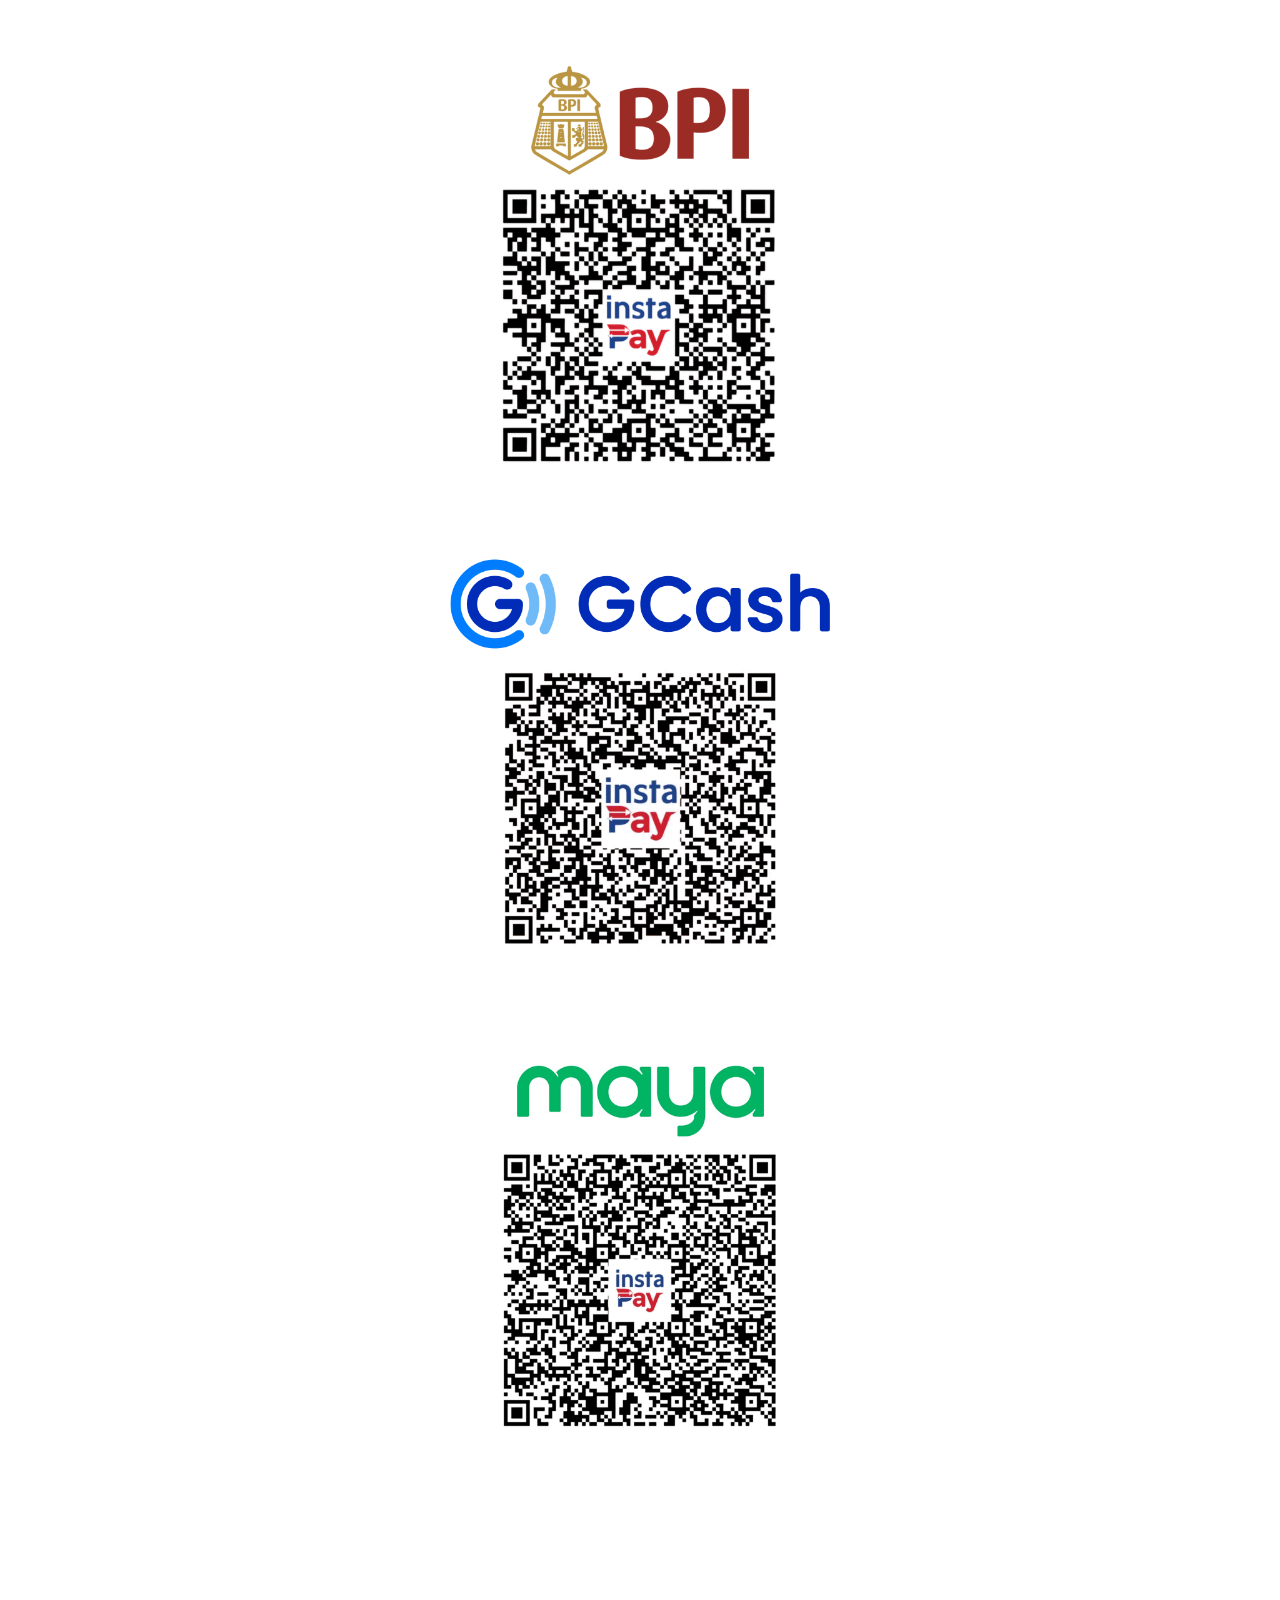
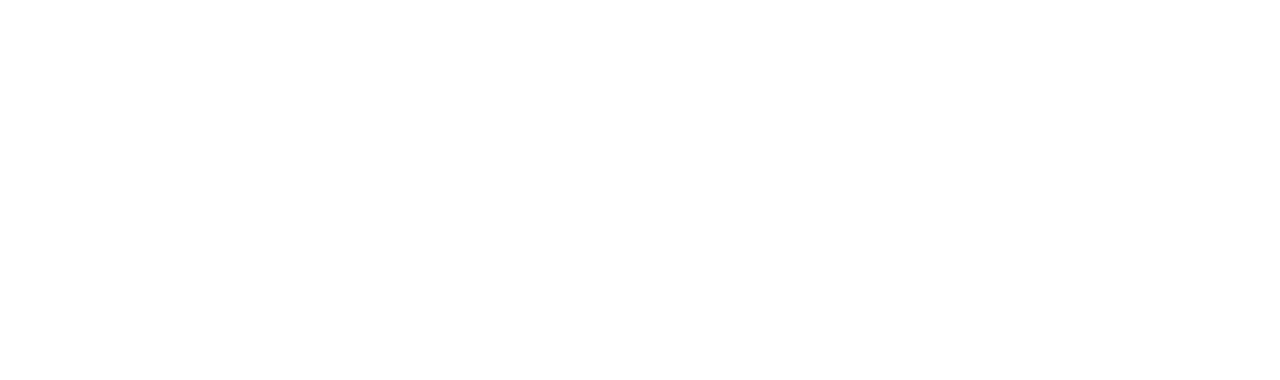
<file: web/gift.html>
<!DOCTYPE html>
<html lang="en">
<head>
    <meta charset="UTF-8">
    <meta name="viewport" content="width=device-width, initial-scale=1.0">
    <title>Images</title>
    <style>
        body, html {
            margin: 0;
            padding: 0;
            height: 100%; /* Ensure body and html take up the full height */
            font-family: Arial, sans-serif;
        }
        .image-scroll-container {
            display: flex;
            flex-direction: column;
            gap: 10px; /* Space between images */
            padding: 40px;
            align-items: center; /* Center images horizontally */
            justify-content: flex-start; /* Top align content */
            height: 100%; /* Full height for the container */
        }
        .image-wrapper {
            max-width: 400px; /* Maximum width for the container */
            width: 100%; /* Ensure it fills available width but respects max-width */
            box-sizing: border-box; /* Include padding in the width calculation */
        }
        .responsive-image {
            width: 100%; /* Image scales to fit the container width */
            height: auto; /* Maintain image’s aspect ratio */
            border-radius: 10px; /* Optional: Rounded corners */
        }
        h5 {
            background-color: #f0f0f0;
            border-radius: 15px;
            padding: 15px 10px;
            color: rgb(83, 23, 23);
            font-size: 1.25em;
            text-align: center;
            box-shadow: 0 2px 5px rgba(0, 0, 0, 0.2);
        }
        /* Add padding to ensure enough space at the bottom for smaller devices */
        .bottom-space {
            height: 1000px; /* Adjust the height as needed */
        }
    </style>
</head>
<body>
    <div class="image-scroll-container">
        <div class="image-wrapper">
            <img src="../image/qr/bpi.png" alt="Image 1" class="responsive-image">
        </div>
        <div class="image-wrapper">
            <img src="../image/qr/gcash.png" alt="Image 2" class="responsive-image">
        </div>
        <div class="image-wrapper">
            <img src="../image/qr/maya.png" alt="Image 3" class="responsive-image">
        </div>
    </div>
    <div class="bottom-space"></div> <!-- Ensures extra space at the bottom -->
</body>
</html>
</file>
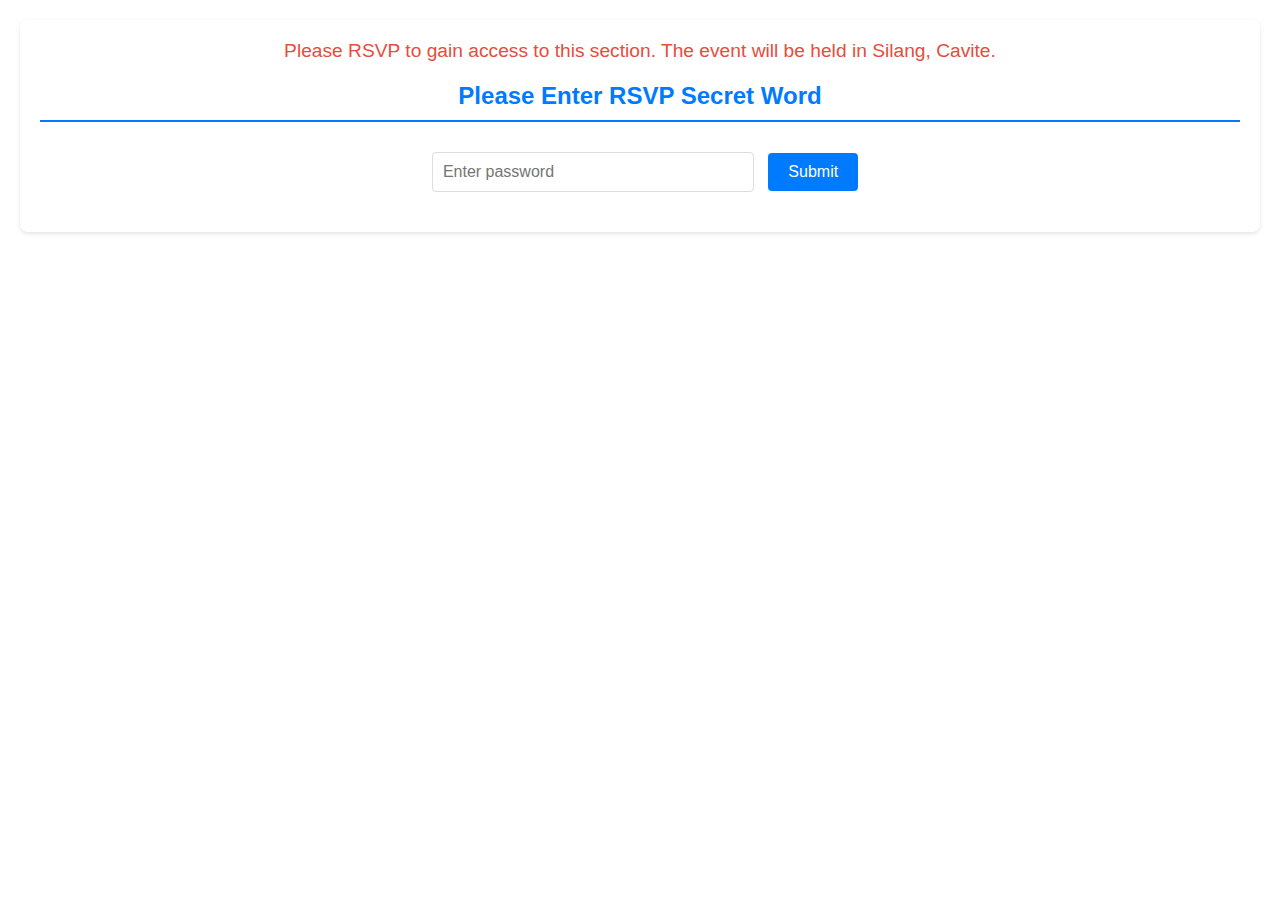
<file: web/maps.html>
<!DOCTYPE html>
<html lang="en">
<head>
    <meta charset="UTF-8">
    <meta name="viewport" content="width=device-width, initial-scale=1.0">
    <title>Map with Waze & Google Maps Links</title>
    <style>
        body {
            margin: 0;
            padding: 0;
            font-family: Arial, sans-serif;
        }

        .map-section {
            background-color: #f9f9f9;
            padding: 20px;
            border-radius: 8px;
            box-shadow: 0 4px 8px rgba(0, 0, 0, 0.1);
            margin-bottom: 40px;
        }

        .map-container {
            margin-bottom: 20px;
        }

        .map-frame {
            position: relative;
            width: 100%;
            padding-bottom: 100%;
            height: 0;
            overflow: hidden;
        }

        .map-frame iframe {
            position: absolute;
            top: 0;
            left: 0;
            width: 100%;
            height: 100%;
            border: 0;
        }

        h2 {
            border-bottom: 2px solid #007bff;
            padding-bottom: 10px;
            margin-bottom: 20px;
            color: #007bff;
        }

        .link-container a {
            color: inherit;
            text-decoration: none;
        }

        .link-container {
            text-align: center;
            margin-bottom: 20px;
        }

        .link-container img {
            width: 40px;
            height: 40px;
            margin: 10px;
            cursor: pointer;
        }

        .divider {
            height: 2px;
            width: 80%;
            background-color: #ddd;
            margin: 30px auto;
        }

        .nav-text {
            text-align: center;
            font-size: 1em;
            color: #333;
            margin-top: 5px;
        }

        .hidden-content {
            display: none;
        }

        .password-prompt {
            text-align: center;
            margin: 20px;
            background-color: #ffffff;
            border-radius: 8px;
            padding: 20px;
            box-shadow: 0 2px 4px rgba(0, 0, 0, 0.1);
        }

        .password-input {
            font-size: 1em;
            padding: 10px;
            margin: 10px;
            border-radius: 4px;
            border: 1px solid #ddd;
            width: 80%;
            max-width: 300px;
        }

        .submit-button {
            padding: 10px 20px;
            font-size: 1em;
            cursor: pointer;
            border-radius: 4px;
            border: none;
            background-color: #007bff;
            color: #ffffff;
        }

        .note {
            font-size: 1.2em;
            color: #e74c3c;
            margin-bottom: 20px;
        }

        .error-message {
            color: #e74c3c;
            font-size: 0.9em;
            margin-top: 10px;
        }
    </style>
</head>
<body onload="autoFillPassword()">

    <div class="password-prompt">
        <div class="note">
            Please RSVP to gain access to this section. The event will be held in Silang, Cavite.
        </div>
        <h2>Please Enter RSVP Secret Word</h2>
        <input type="password" id="password" class="password-input" placeholder="Enter password">
        <button class="submit-button" onclick="checkPassword()">Submit</button>
        <div id="error-message" class="error-message"></div> <!-- Error message container -->
    </div>

    <div id="content" class="hidden-content">
        <div class="map-section">
            <div class="map-container">
                <h2>Ceremony</h2>
                <p>Location: Silang, Cavite</p>
                <div class="map-frame">
                    <iframe src="https://www.google.com/maps/embed?pb=1m18!1m12!1m3!1d3868.0527071440156!2d120.98997897737338!3d14.191691286247723!2m3!1f0!2f0!3f0!3m2!1i1024!2i768!4f13.1!3m3!1m2!1s0x33bd7c0265859361%3A0xa4a9b11e95646896!2sSan%20Antonio%20de%20Padua%20Parish!5e0!3m2!1sen!2sph!4v1725141804491!5m2!1sen!2sph" 
                    allowfullscreen="" loading="lazy" referrerpolicy="no-referrer-when-downgrade"></iframe>
                </div>
                <div class="link-container">
                    <a href="https://ul.waze.com/ul?preview_venue_id=79298702.792921483.3700019&navigate=yes&utm_campaign=default&utm_source=waze_website&utm_medium=lm_share_location" target="_blank">
                        <img src="../image/download/waze-icon.svg" alt="Waze icon">
                    </a>
                    <a href="https://maps.app.goo.gl/PyRe33CCtzMvh8rg7" target="_blank">
                        <img src="../image/download/google-map-icon.svg" alt="Google Maps icon">
                    </a>
                </div>
                <div class="nav-text">
                    Click the icons to navigate via Waze or Google Maps.
                </div>
            </div>
        </div>

        <div class="divider"></div> <!-- Divider between maps -->

        <div class="map-section">
            <div class="map-container">
                <h2>Reception</h2>
                <p>Location: Silang, Cavite</p>
                <div class="map-frame">
                    <iframe src="https://www.google.com/maps/embed?pb=1m18!1m12!1m3!1d15474.608500825681!2d120.97561008041386!3d14.156538086563334!2m3!1f0!2f0!3f0!3m2!1i1024!2i768!4f13.1!3m3!1m2!1s0x33bd797fbfb9916d%3A0xbf4907ef07063182!2sThe%20Pulo%20Events%20Place!5e0!3m2!1sen!2sph!4v1725666188483!5m2!1sen!2sph" 
                    allowfullscreen="" loading="lazy" referrerpolicy="no-referrer-when-downgrade"></iframe>
                </div>
                <div class="link-container">
                    <a href="https://ul.waze.com/ul?ll=14.15645669%2C120.98590851&navigate=yes&zoom=17&utm_campaign=default&utm_source=waze_website&utm_medium=lm_share_location" target="_blank">
                        <img src="../image/download/waze-icon.svg" alt="Waze icon">
                    </a>
                    <a href="https://maps.app.goo.gl/cmw8DjqqQG5K73NG8" target="_blank">
                        <img src="../image/download/google-map-icon.svg" alt="Google Maps icon">
                    </a>
                </div>
                <div class="nav-text">
                    Click the icons to navigate via Waze or Google Maps.
                </div>
            </div>
        </div>
    </div>

    <script>
        function checkPassword() {
            const inputPassword = document.getElementById('password').value;
            const demoPassword = 'MDEwMTE4'; 
            const decryptedPassword = atob(demoPassword); 
    
            if (inputPassword === decryptedPassword) {
                document.querySelector('.password-prompt').style.display = 'none';
                document.getElementById('content').style.display = 'block';
    
                localStorage.setItem('encryptedPassword', demoPassword);
            } else {
                const errorMessageElement = document.getElementById('error-message');
                errorMessageElement.textContent = 'Incorrect password. Please try again.';
    
                // Remove the error message after 5 seconds
                setTimeout(() => {
                    errorMessageElement.textContent = '';
                }, 5000);
            }
        }
    
        function autoFillPassword() {
            const encryptedPassword = localStorage.getItem('encryptedPassword');
            if (encryptedPassword) {
                const decryptedPassword = atob(encryptedPassword);
                document.getElementById('password').value = decryptedPassword;
            }
        }
    </script>

</body>
</html>
</file>
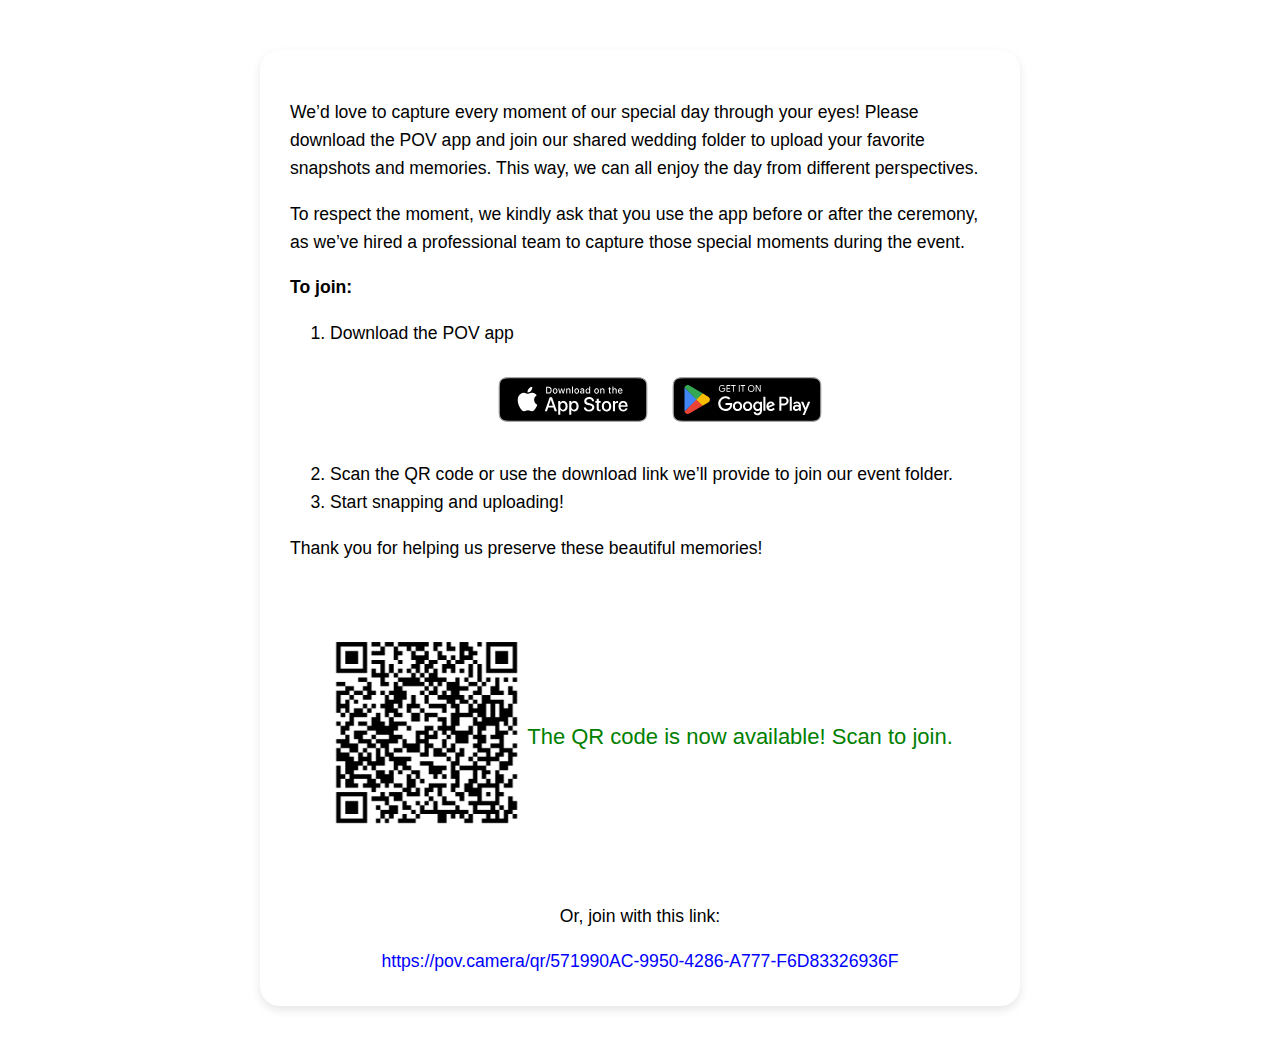
<file: web/pov.html>
<!DOCTYPE html>
<html lang="en">
<head>
    <meta charset="UTF-8">
    <meta name="viewport" content="width=device-width, initial-scale=1.0">
    <title>QR Code Unlock</title>
    <style>
        body {
            margin: 0;
            padding: 0;
            font-family: Arial, sans-serif;
        }
        .rounded-background {
            background-color: white;
            border-radius: 20px;
            padding: 30px;
            max-width: 700px;
            margin: 50px auto;
            box-shadow: 0px 4px 10px rgba(0, 0, 0, 0.1); /* Subtle shadow for a card effect */
        }
        .qr-container {
            position: relative;
            margin: 20px 0;
            text-align: center;
            display: flex;
            justify-content: center;
            align-items: center;
            height: 300px; /* Set a height to center the image vertically */
           
        }
        .responsive-image {
            width: auto; /* Scale the QR code image */
            height: auto;
            border-radius: 10px;
            display: none; /* Initially hide the QR code */
            max-height: 200px;
        }
        .lock-overlay {
            position: absolute;
            top: 0;
            left: 0;
            right: 0;
            bottom: 0;
            background: rgba(0, 0, 0, 0.5); /* Dark overlay */
            display: flex;
            align-items: center;
            justify-content: center;
            color: white;
            font-size: 1.25em;
            border-radius: 10px;
            text-align: center;
            padding: 20px;
        }
        #timer {
            font-size: 1.25em;
            color: white;
            margin-bottom: 20px;
        }
        #unlockMessage {
            display: none;
            color: green;
            font-size: 1.25em;
            margin-top: 10px;
        }
        .invite-link {
            display: none;
            text-align: center;
            margin-top: 10px;
        }
        .invite-link a {
            color: blue;
            text-decoration: none; /* Remove underline from links */
        }

        .download-links a {
            color: inherit; /* Ensure the color matches the surrounding text or image */
            text-decoration: none; /* Remove underline from links */
        }
        .message-container {
            font-size: 1.1em;
            line-height: 1.6;
        }
        .download-links {
            text-align: center; /* Center-align the links */
            margin: 20px 0; /* Add margin around the download section */
        }
        .download-links img {
            width: 150px; /* Adjust size as needed */
            margin: 10px; /* Add margin around each image */
        }
        
    </style>
</head>
<body>
    <div class="rounded-background">
        <div class="message-container">
            <p>We’d love to capture every moment of our special day through your eyes! Please download the POV app and join our shared wedding folder to upload your favorite snapshots and memories. This way, we can all enjoy the day from different perspectives.</p>
            
            <p>To respect the moment, we kindly ask that you use the app before or after the ceremony, as we’ve hired a professional team to capture those special moments during the event.</p>
            
            <p><strong>To join:</strong></p>
            <ol>
                <li>Download the POV app</li>
                <div class="download-links">
                    <a href="https://apps.apple.com/us/app/pov-disposable-camera-events/id1636032890" target="_blank">
                        <img src="../image/download/get-on-app.svg" alt="Get on the App Store">
                    </a>
                    <a href="https://play.google.com/store/apps/details?id=com.untitledshows.pov&pcampaignid=web_share" target="_blank">
                        <img src="../image/download/get-on-google-play.svg" alt="Get on Google Play">
                    </a>
                </div>
                <li>Scan the QR code or use the download link we’ll provide to join our event folder.</li>
                <li>Start snapping and uploading!</li>
            </ol>
            
            <p>Thank you for helping us preserve these beautiful memories!</p>

            <!-- QR Code and Timer Section -->
            <div class="qr-container">
                <img src="../image/qr/povqrLock.png" alt="QR Code Locked" class="responsive-image" id="qrCode">
                <div class="lock-overlay" id="lockOverlay">
                    <div id="timer">Loading...</div>
                </div>
                <div id="unlockMessage">The QR code is now available! Scan to join.</div>
            </div>

            <!-- Invite Link Section -->
            <div class="invite-link" id="inviteLink">
                <p>Or, join with this link:</p>
                <a href="https://pov.camera/qr/571990AC-9950-4286-A777-F6D83326936F" target="_blank">https://pov.camera/qr/571990AC-9950-4286-A777-F6D83326936F</a>
            </div>
        </div>
    </div>

    <script>
        function updateUnlockStatus() {
            const qrImage = document.getElementById('qrCode');
            const lockOverlay = document.getElementById('lockOverlay');
            const timer = document.getElementById('timer');
            const unlockMessage = document.getElementById('unlockMessage');
            const inviteLink = document.getElementById('inviteLink');
    
            // Set the unlock time (ISO format)
            const unlockTime = new Date('2024-11-30T08:00:00'); // Adjust time (YYYY-MM-DDTHH:MM:SS)
    
            // Check if the date is valid
            if (isNaN(unlockTime.getTime())) {
                timer.innerText = "Invalid Date";
                return;
            }
    
            const currentTime = new Date();
            const timeRemaining = unlockTime - currentTime;
    
            if (timeRemaining <= 0) {
                qrImage.src = '../image/qr/povqr.png'; // Swap to unlocked QR code
                qrImage.style.display = 'block'; // Show the QR code
                lockOverlay.style.display = 'none'; // Hide the lock overlay
                unlockMessage.style.display = 'block'; // Show the unlock message
                inviteLink.style.display = 'block'; // Show the invite link
            } else {
                qrImage.src = '../image/qr/povqrLock.png'; // Keep the locked image until unlock
                qrImage.style.display = 'block'; // Show the locked QR code
    
                const days = Math.floor(timeRemaining / (1000 * 60 * 60 * 24));
                const hours = Math.floor((timeRemaining % (1000 * 60 * 60 * 24)) / (1000 * 60 * 60));
                const minutes = Math.floor((timeRemaining % (1000 * 60 * 60)) / (1000 * 60));
                const seconds = Math.floor((timeRemaining % (1000 * 60)) / 1000);
    
                timer.innerText = `${days}d ${hours}h ${minutes}m ${seconds}s`;
            }
        }
    
        // Initial call to set the timer on page load
        updateUnlockStatus();
    
        // Update the timer every second
        setInterval(updateUnlockStatus, 1000);
    </script>
</body>
</html>
</file>
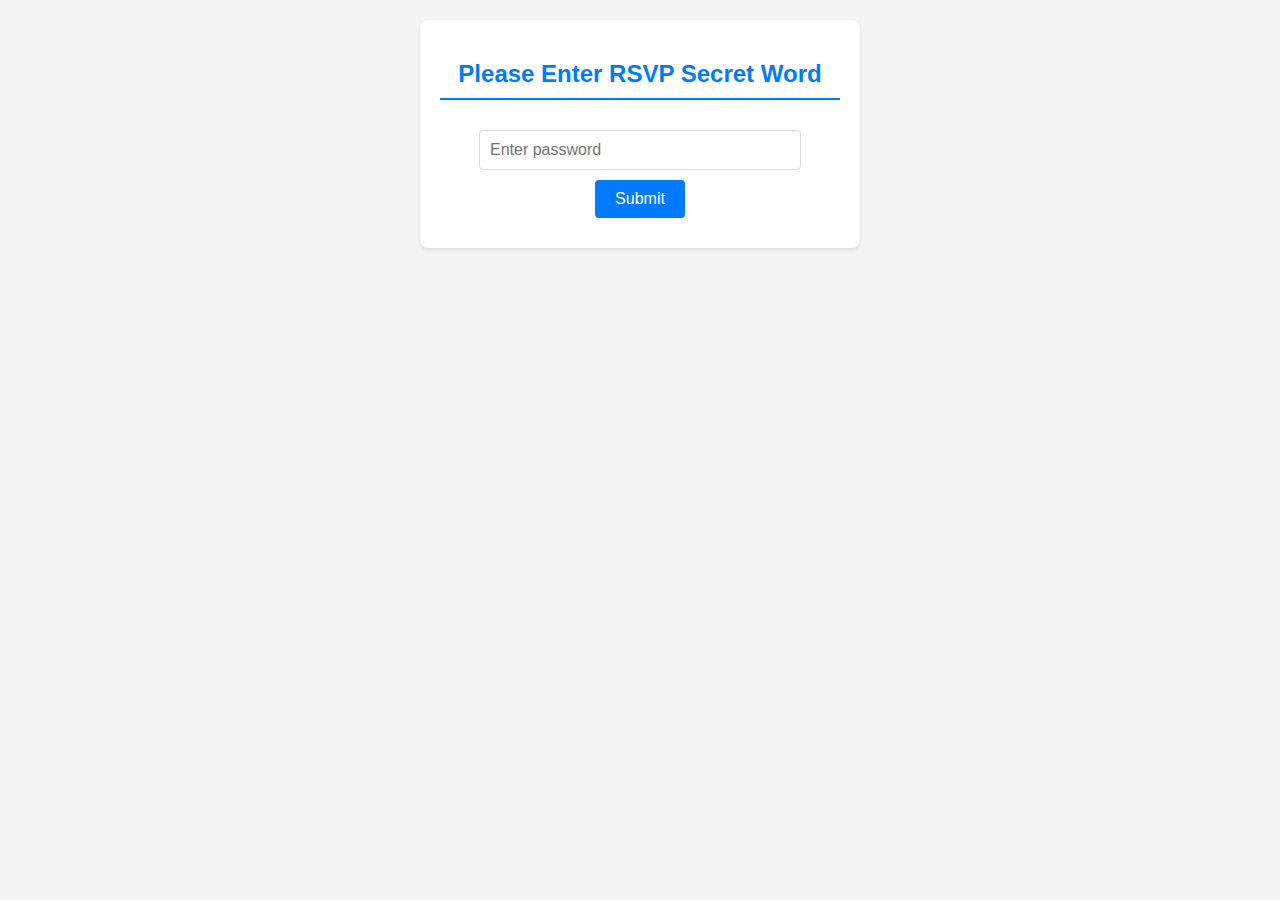
<file: web/travel.html>
<!DOCTYPE html>
<html lang="en">
<head>
    <meta charset="UTF-8">
    <meta name="viewport" content="width=device-width, initial-scale=1.0">
    <title>Travel Guide</title>
    <style>
        body {
            font-family: Arial, sans-serif;
            margin: 0;
            padding: 0;
            background-color: #f4f4f4;
        }

        .container {
            max-width: 800px;
            margin: 20px auto;
            padding: 20px;
            background-color: #fff;
            border-radius: 8px;
            box-shadow: 0 0 10px rgba(0, 0, 0, 0.1);
        }

        h1 {
            text-align: center;
            color: #333;
        }

        .origin {
            background-color: #fff;
            border-radius: 12px;
            padding: 20px;
            box-shadow: 0 0 10px rgba(0, 0, 0, 0.1);
            margin-bottom: 20px;
        }

        h2 {
            border-bottom: 2px solid #007bff;
            padding-bottom: 10px;
            margin-bottom: 20px;
            color: #007bff;
        }

        .step {
            margin-bottom: 20px;
        }

        .step h3 {
            margin-top: 0;
            color: #333;
        }

        ol {
            margin-left: 20px;
        }

        .note {
            background-color: #ffe5e5;
            padding: 10px;
            border-radius: 5px;
            border: 1px solid #ffcccc;
            color: #d9534f;
            text-align: center;
            margin-top: 20px;
        }

        .password-prompt {
            text-align: center;
            background-color: #ffffff;
            border-radius: 8px;
            padding: 20px;
            box-shadow: 0 2px 4px rgba(0, 0, 0, 0.1);
            margin: 20px auto;
            max-width: 400px;
        }

        .password-input {
            font-size: 1em;
            padding: 10px;
            margin: 10px;
            border-radius: 4px;
            border: 1px solid #ddd;
            width: 80%;
            max-width: 300px;
        }

        .submit-button {
            padding: 10px 20px;
            font-size: 1em;
            cursor: pointer;
            border-radius: 4px;
            border: none;
            background-color: #007bff;
            color: #ffffff;
        }

        .hidden-content {
            display: none;
        }

        .error-message {
            color: #d9534f; /* Red color for error message */
            font-size: 0.9em; /* Slightly smaller font size */
            margin-top: 10px; /* Spacing above the error message */
        }
    </style>
</head>
<body onload="initializePage()">

    <div class="password-prompt" id="passwordPrompt">
        <h2>Please Enter RSVP Secret Word</h2>
        <input type="password" id="password" class="password-input" placeholder="Enter password">
        <button class="submit-button" onclick="checkPassword()">Submit</button>
        <div id="error-message" class="error-message"></div> <!-- Added error message element -->
    </div>

    <div id="content" class="hidden-content">
        <div class="container">
            <h1>Travel Guide</h1>

            <section class="origin">
                <h2>From PITX</h2>
                <div class="step">
                    <h3>Bus to Tagaytay via Aguinaldo Highway</h3>
                    <ol>
                        <li>At PITX, find buses traveling to Tagaytay, which generally follow Aguinaldo Highway.</li>
                        <li>Once on the bus, inform the conductor that you need to be dropped off at Banaybanay Rd. Verify that the bus will pass this route to avoid any issues.</li>
                    </ol>
                </div>
                <div class="step">
                    <h3>Tricycle to Church</h3>
                    <ol>
                        <li>After disembarking at Banaybanay Rd., look for a tricycle terminal or flag down a tricycle.</li>
                        <li>Let the tricycle driver know you need to go to the Church, and they will take you directly to your destination.</li>
                    </ol>
                </div>
            </section>
            <section class="origin">
                <h2>From Alabang</h2>
                <div class="step">
                    <h3>Bus or Jeepney to Balibago</h3>
                    <ol>
                        <li>At Alabang, search for buses or jeepneys heading to Balibago, which usually travel along SLEX.</li>
                    </ol>
                </div>
                <div class="step">
                    <h3>Jeepney to Tagaytay via Santa Rosa</h3>
                    <ol>
                        <li>At Balibago, locate a jeepney heading to Tagaytay.</li>
                        <li>Once aboard, tell the driver you need to be dropped off at Pooc Rd. Confirm that the jeepney will pass this route to ensure a smooth trip.</li>
                    </ol>
                </div>
                <div class="step">
                    <h3>Tricycle to San Antonio De Padua Silang</h3>
                    <ol>
                        <li>After getting off at Pooc Rd., either flag down a tricycle or find a tricycle terminal.</li>
                        <li>Inform the driver you need to go to San Antonio De Padua Silang, and they will take you directly to your destination.</li>
                    </ol>
                </div>
            </section>

            <section class="origin">
                <h2>From Makati (Note: P2P buses are not available during holidays)</h2>
                <div class="step">
                    <h3>P2P Bus to Nuvali</h3>
                    <ol>
                        <li>At Makati Ayala Malls, look for P2P buses heading to Nuvali, which typically travel along SLEX.</li>
                        <li><strong>Note:</strong> P2P buses might not be operational during holidays. If unavailable, please consider finding an alternative route to Nuvali. This information is particularly useful for travelers planning a staycation in the area.</li>
                    </ol>
                </div>
                <div class="step">
                    <h3>Nuvali to Tagaytay via Santa Rosa</h3>
                    <ol>
                        <li>From Nuvali, find a jeepney heading to Tagaytay.</li>
                        <li>Once aboard, inform the driver you need to be dropped off at Pooc Rd. Confirm the jeepney will pass this route.</li>
                    </ol>
                </div>
                <div class="step">
                    <h3>Tricycle to San Antonio De Padua Silang</h3>
                    <ol>
                        <li>After arriving at Pooc Rd., flag down a tricycle or locate a tricycle terminal.</li>
                        <li>Let the driver know you need to go to San Antonio De Padua Silang, and they will take you directly to your destination.</li>
                    </ol>
                </div>
            </section>

            <section class="origin">
                <h2>From San Antonio De Padua to Reception</h2>
                <div class="step">
                    <h3>Tricycle to The Pulo Events Place</h3>
                    <ol>
                        <li>After the ceremony at San Antonio De Padua, locate a tricycle near the church.</li>
                        <li>Ask the driver to take you to The Pulo Events Place, the reception venue.</li>
                    </ol>
                </div>
            </section>
            

            <div class="note">
                <p><strong>Important Note:</strong> As this is a holiday, please anticipate longer travel times.</p>
                <p><strong>Alternative Transportation:</strong> Grab is available in the area, but expect higher rates due to the holiday and the distance.</p>
            </div>
        </div>
    </div>

    <script>
        const correctPassword = 'MDEwMTE4'; 
    
        function checkPassword() {
            const inputPassword = document.getElementById('password').value;
            const encryptedInput = btoa(inputPassword);
    
            const errorMessageElement = document.getElementById('error-message');
    
            if (encryptedInput === correctPassword) {
                localStorage.setItem('encryptedPassword', encryptedInput); // Store encrypted password in localStorage only after correct password
                showContent();
            } else {
                errorMessageElement.textContent = 'Incorrect password. Please try again.';
    
                // Remove the error message after 5 seconds
                setTimeout(() => {
                    errorMessageElement.textContent = '';
                }, 5000);
            }
        }
    
        function showContent() {
            document.getElementById('passwordPrompt').style.display = 'none';
            document.getElementById('content').style.display = 'block';
        }
    
        function initializePage() {
            const storedPassword = localStorage.getItem('encryptedPassword');
    
            if (storedPassword && storedPassword === correctPassword) {
                showContent();
            } else {
                document.getElementById('passwordPrompt').style.display = 'block';
                document.getElementById('content').style.display = 'none';
            }
        }
    </script>
    
</body>
</html>
</file>
